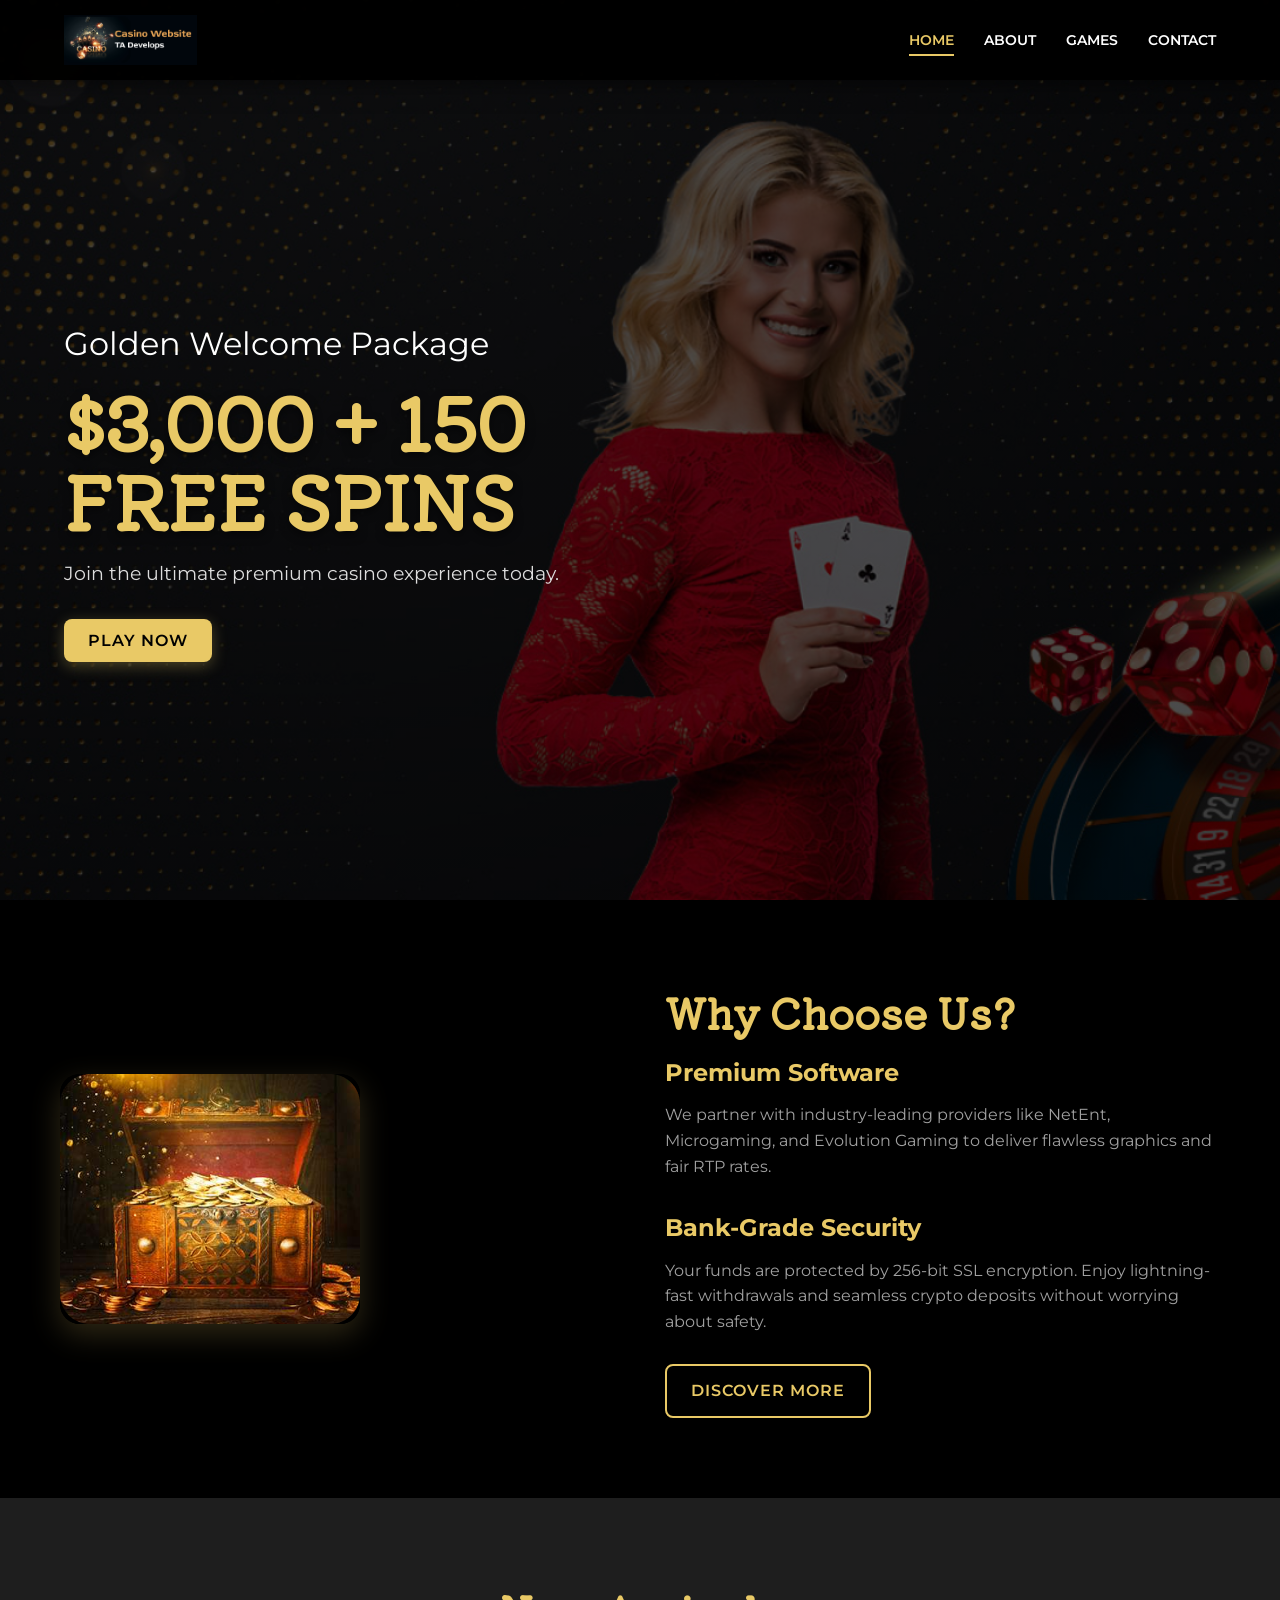
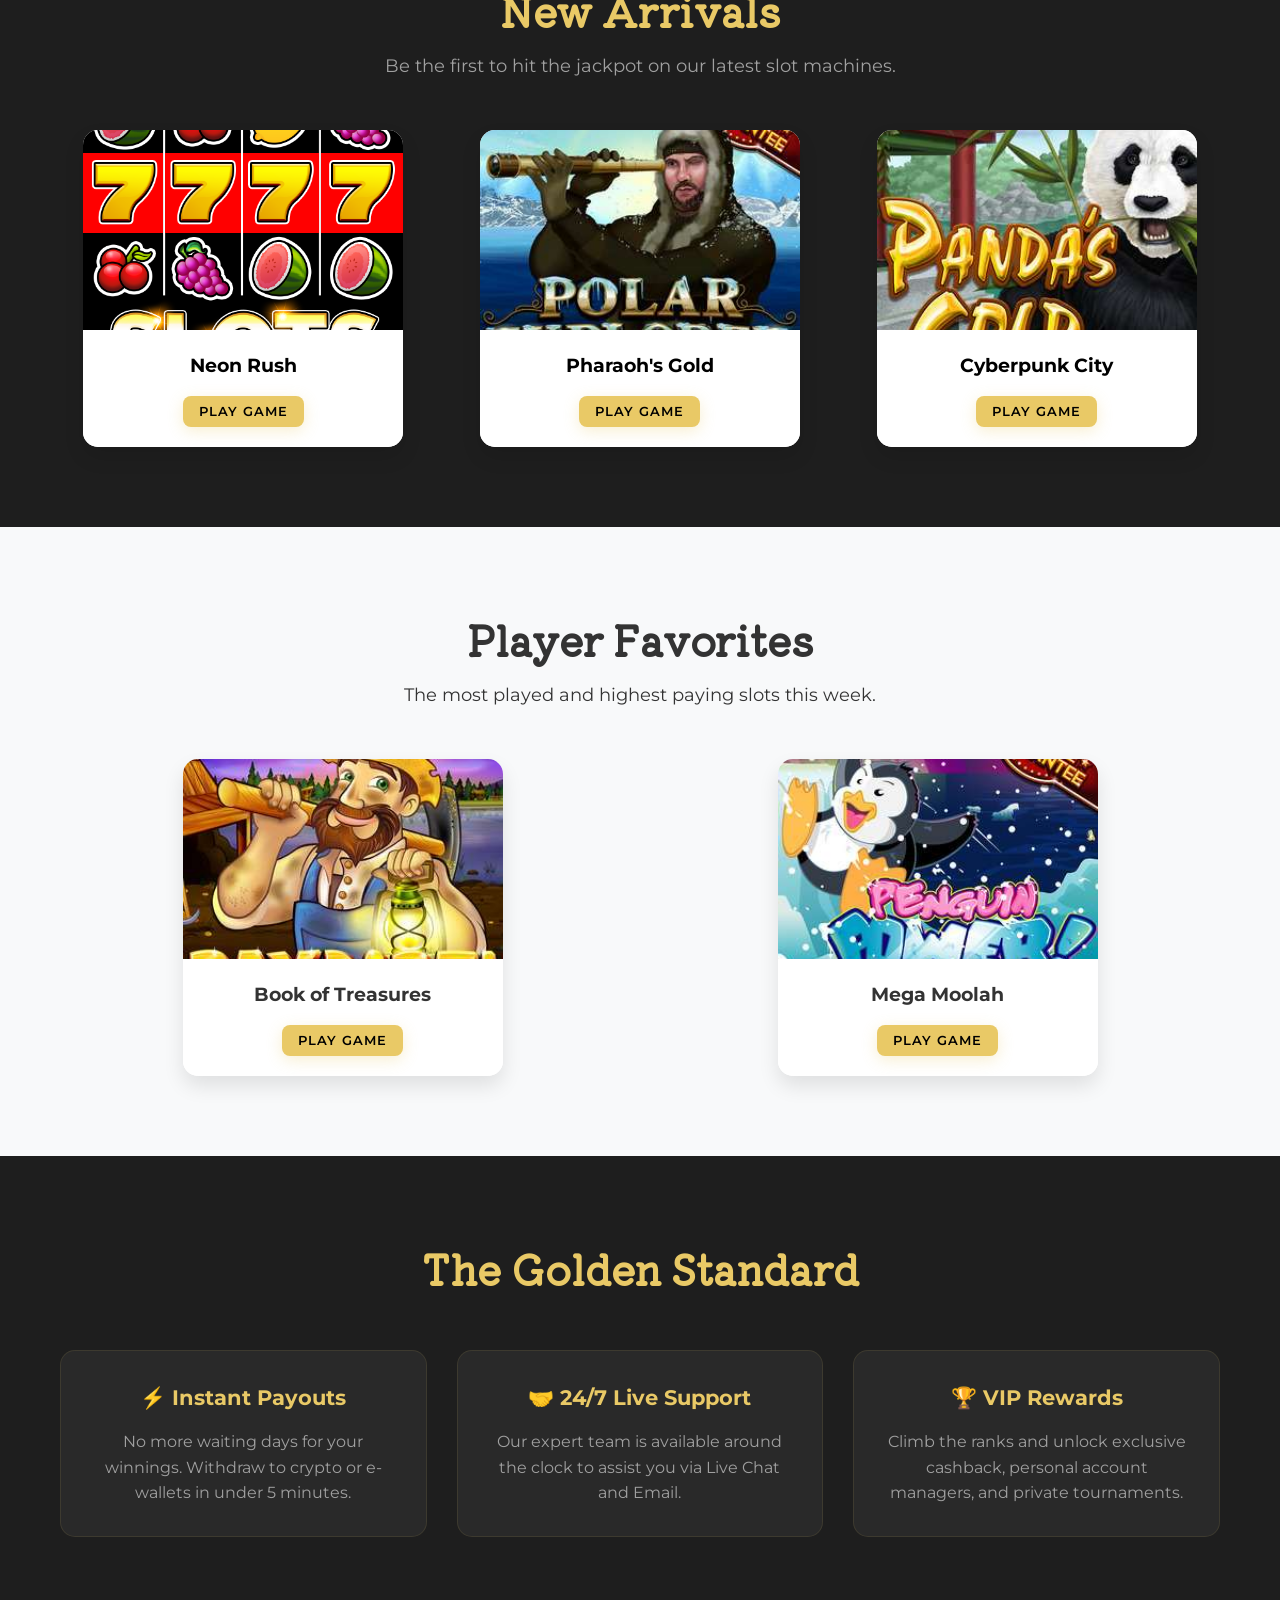
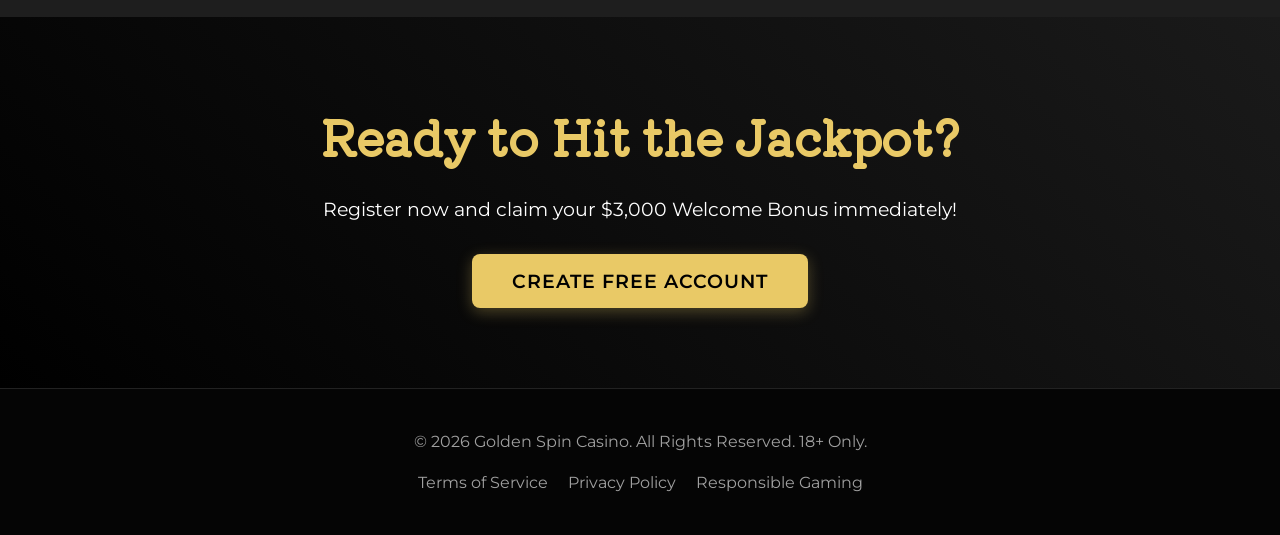
<file: index.html>
<!DOCTYPE html>
<html lang="en">
<head>
    <meta charset="UTF-8">
    <meta name="viewport" content="width=device-width, initial-scale=1.0">
    <title>Golden Spin | Premium Casino</title>
    <link href="https://fonts.googleapis.com/css2?family=Kiwi+Maru:wght@300;400;500&family=Montserrat:wght@400;600;700&display=swap" rel="stylesheet">
    <link href="https://unpkg.com/aos@2.3.1/dist/aos.css" rel="stylesheet">
    <link rel="stylesheet" href="style.css"/>
</head>
<body>
    
    <header class="header">
        <nav class="nav">
            <a href="#" class="nav__logo">
                <img src="images/logo.png" alt="Golden Spin Logo" />
            </a>
            <ul class="nav__menu">
                <li><a href="#hero" class="nav__link nav__link--active">Home</a></li>
                <li><a href="#about" class="nav__link">About</a></li>
                <li><a href="#games" class="nav__link">Games</a></li>
                <li><a href="#contact" class="nav__link">Contact</a></li>
            </ul>
            <button class="nav__burger" aria-label="Toggle menu">
                <span></span><span></span><span></span>
            </button>
        </nav>

        <div id="hero" class="hero">
            <div class="hero__content" data-aos="fade-up">
                <h2 class="hero__subtitle">Golden Welcome Package</h2>
                <h1 class="hero__title">$3,000 + 150 FREE SPINS</h1>
                <p class="hero__desc">Join the ultimate premium casino experience today.</p>
                <button class="btn btn--primary" onclick="document.getElementById('games').scrollIntoView({behavior: 'smooth'})">Play Now</button>
            </div>
        </div>
    </header>

    <main>
        <section id="about" class="about section">
            <div class="container about__container">
                <div class="about__img-wrapper" data-aos="fade-right">
                    <img src="images/about.png" alt="Casino luxury experience" class="about__img">
                </div>
                <div class="about__text-wrapper" data-aos="fade-left">
                    <h2 class="section-title">Why Choose Us?</h2>
                    
                    <div class="feature">
                        <h3 class="feature__title">Premium Software</h3>
                        <p class="feature__text">We partner with industry-leading providers like NetEnt, Microgaming, and Evolution Gaming to deliver flawless graphics and fair RTP rates.</p>
                    </div>
                    
                    <div class="feature">
                        <h3 class="feature__title">Bank-Grade Security</h3>
                        <p class="feature__text">Your funds are protected by 256-bit SSL encryption. Enjoy lightning-fast withdrawals and seamless crypto deposits without worrying about safety.</p>
                    </div>
                    
                    <a href="#features" class="btn btn--outline">Discover More</a>
                </div>
            </div>
        </section>

        <section id="games" class="games section section--dark">
            <div class="container">
                <div class="section-header" data-aos="fade-up">
                    <h2 class="section-title">New Arrivals</h2>
                    <p class="section-subtitle">Be the first to hit the jackpot on our latest slot machines.</p>
                </div>
                
                <div class="games__grid">
                    <article class="game-card" data-aos="fade-up" data-aos-delay="100">
                        <div class="game-card__img-box">
                            <img src="images/image.jpg" alt="Neon Rush Slot" class="game-card__img">
                        </div>
                        <div class="game-card__info">
                            <h4 class="game-card__title">Neon Rush</h4>
                            <button class="btn btn--primary btn--small js-play-btn">Play Game</button>
                        </div>
                    </article>
                    
                    <article class="game-card" data-aos="fade-up" data-aos-delay="200">
                        <div class="game-card__img-box">
                            <img src="images/game-1.jpg" alt="Pharaoh's Gold Slot" class="game-card__img">
                        </div>
                        <div class="game-card__info">
                            <h4 class="game-card__title">Pharaoh's Gold</h4>
                            <button class="btn btn--primary btn--small js-play-btn">Play Game</button>
                        </div>
                    </article>

                    <article class="game-card" data-aos="fade-up" data-aos-delay="300">
                        <div class="game-card__img-box">
                            <img src="images/game-2.jpg" alt="Cyberpunk City Slot" class="game-card__img">
                        </div>
                        <div class="game-card__info">
                            <h4 class="game-card__title">Cyberpunk City</h4>
                            <button class="btn btn--primary btn--small js-play-btn">Play Game</button>
                        </div>
                    </article>
                </div>
            </div>
        </section>

        <section class="games section">
            <div class="container">
                <div class="section-header" data-aos="fade-up">
                    <h2 class="section-title text-dark">Player Favorites</h2>
                    <p class="section-subtitle text-dark">The most played and highest paying slots this week.</p>
                </div>
                
                <div class="games__grid">
                    <article class="game-card" data-aos="fade-up" data-aos-delay="100">
                        <div class="game-card__img-box">
                            <img src="images/game-3.jpg" alt="Book of Treasures" class="game-card__img">
                        </div>
                        <div class="game-card__info">
                            <h4 class="game-card__title text-dark">Book of Treasures</h4>
                            <button class="btn btn--primary btn--small js-play-btn">Play Game</button>
                        </div>
                    </article>
                    <article class="game-card" data-aos="fade-up" data-aos-delay="200">
                        <div class="game-card__img-box">
                            <img src="images/game-4.jpg" alt="Mega Moolah Classic" class="game-card__img">
                        </div>
                        <div class="game-card__info">
                            <h4 class="game-card__title text-dark">Mega Moolah</h4>
                            <button class="btn btn--primary btn--small js-play-btn">Play Game</button>
                        </div>
                    </article>
                </div>
            </div>
        </section>

        <section id="features" class="platform section section--dark">
            <div class="container">
                <div class="section-header" data-aos="fade-up">
                    <h2 class="section-title">The Golden Standard</h2>
                </div>
                <div class="platform__grid">
                    <div class="platform__card" data-aos="zoom-in">
                        <h3>⚡ Instant Payouts</h3>
                        <p>No more waiting days for your winnings. Withdraw to crypto or e-wallets in under 5 minutes.</p>
                    </div>
                    <div class="platform__card" data-aos="zoom-in" data-aos-delay="100">
                        <h3>🤝 24/7 Live Support</h3>
                        <p>Our expert team is available around the clock to assist you via Live Chat and Email.</p>
                    </div>
                    <div class="platform__card" data-aos="zoom-in" data-aos-delay="200">
                        <h3>🏆 VIP Rewards</h3>
                        <p>Climb the ranks and unlock exclusive cashback, personal account managers, and private tournaments.</p>
                    </div>
                </div>
            </div>
        </section>

        <section id="contact" class="cta section">
            <div class="container cta__container" data-aos="fade-up">
                <h2>Ready to Hit the Jackpot?</h2>
                <p>Register now and claim your $3,000 Welcome Bonus immediately!</p>
                <button class="btn btn--primary btn--large">Create Free Account</button>
            </div>
        </section>
    </main>

    <footer class="footer">
        <div class="container footer__container">
            <p>&copy; 2026 Golden Spin Casino. All Rights Reserved. 18+ Only.</p>
            <div class="footer__links">
                <a href="#">Terms of Service</a>
                <a href="#">Privacy Policy</a>
                <a href="#">Responsible Gaming</a>
            </div>
        </div>
    </footer>

    <div class="modal js-modal" aria-hidden="true">
        <div class="modal__overlay js-modal-close"></div>
        <div class="modal__content">
            <button class="modal__close-btn js-modal-close" aria-label="Close modal">✖</button>
            <div class="modal__iframe-container js-iframe-container"></div>
        </div>
    </div>

    <script src="https://unpkg.com/aos@2.3.1/dist/aos.js"></script>
    <script src="main.js"></script>
</body>
</html>
</file>
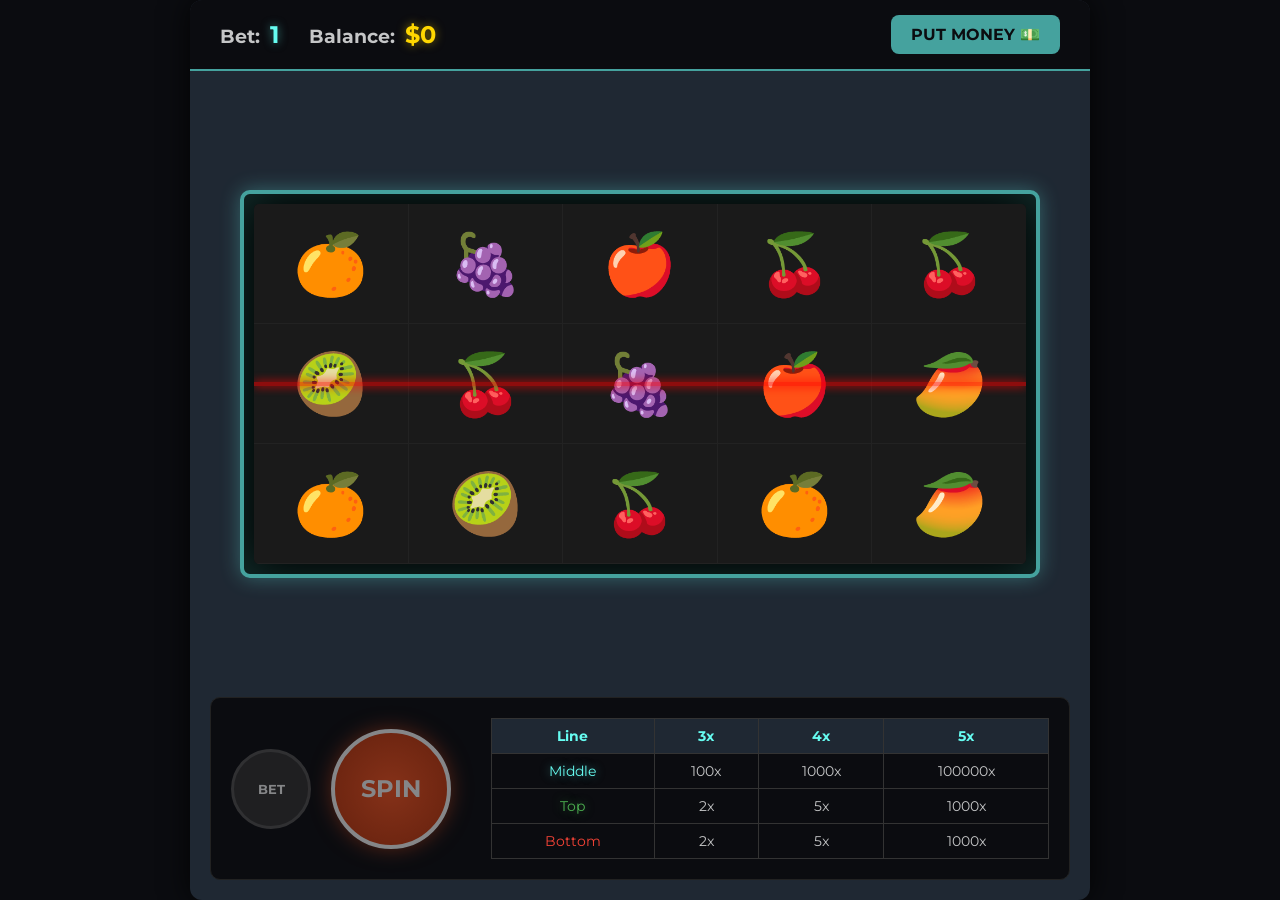
<file: slot/index.html>
<!DOCTYPE html>
<html lang="en">
<head>
    <meta charset="UTF-8">
    <meta name="viewport" content="width=device-width, initial-scale=1.0">
    <title>Neon Fruit Casino</title>
    <link rel="stylesheet" href="style.css">
</head>
<body>
    <div class="game-wrapper">
        <header class="top-bar">
            <div class="stats">
                <div class="stat-box">Bet: <span id="bet" class="value text-blue">1</span></div>
                <div class="stat-box" id="el-win" style="display: none;">Win: <span class="value text-green">+<span id="win">0</span></span></div>
                <div class="stat-box" id="el-money">Balance: <span class="value text-gold">$<span id="money">0</span></span></div>
            </div>
            <button id="btn-putmoney" class="btn btn-deposit">Put Money 💵</button>
        </header>

        <main class="main-content">
            <section class="s-game">
                <div class="c-game">
                    <div id="game-area">
                        <div class="c-column"><div class="column"></div></div>
                        <div class="c-column"><div class="column"></div></div>
                        <div class="c-column"><div class="column"></div></div>
                        <div class="c-column"><div class="column"></div></div>
                        <div class="c-column"><div class="column"></div></div>
                    </div>
                </div>
            </section>

            <section class="s-btns">
                <div class="controls">
                    <button id="btn-bet" class="btn btn-circle" disabled>Bet</button>
                    <button id="btn-spin" class="btn btn-spin" disabled>SPIN</button>
                </div>
                
                <div class="paytable-wrapper">
                    <table class="paytable">
                        <thead>
                            <tr>
                                <th>Line</th>
                                <th>3x</th>
                                <th>4x</th>
                                <th>5x</th>
                            </tr>
                        </thead>
                        <tbody>
                            <tr>
                                <td class="text-blue">Middle</td>
                                <td>100x</td>
                                <td>1000x</td>
                                <td>100000x</td>
                            </tr>
                            <tr>
                                <td class="text-green">Top</td>
                                <td>2x</td>
                                <td>5x</td>
                                <td>1000x</td>
                            </tr>
                            <tr>
                                <td class="text-red">Bottom</td>
                                <td>2x</td>
                                <td>5x</td>
                                <td>1000x</td>
                            </tr>
                        </tbody>
                    </table>
                </div>
            </section>
        </main>
    </div>
    <script src="script.js"></script>
</body>
</html>
</file>
<file: style.css>
@import url('https://fonts.googleapis.com/css2?family=Kiwi+Maru:wght@300;400;500&family=Montserrat:wght@400;700&display=swap');

:root {
    --clr-primary: #e9c966;
    --clr-primary-hover: #c5970d;
    --clr-bg-dark: #000000;
    --clr-bg-gray: #1e1e1e;
    --clr-text-light: #ffffff;
    --clr-text-dark: #333333;
    --clr-text-muted: #a0a0a0;
    
    --font-main: 'Montserrat', sans-serif;
    --font-alt: 'Kiwi Maru', serif;
    
    --transition: 0.3s ease-in-out;
}

*, *::before, *::after {
    margin: 0;
    padding: 0;
    box-sizing: border-box;
}

html {
    scroll-behavior: smooth;
    font-size: 16px; 
}

body {
    font-family: var(--font-main);
    color: var(--clr-text-light);
    background-color: #f8f9fa; 
    line-height: 1.6;
    overflow-x: hidden;
}

img {
    display: block;
    max-width: 100%;
    height: auto;
}

ul { list-style: none; }
a { text-decoration: none; color: inherit; }
button { cursor: pointer; border: none; outline: none; font-family: inherit; }

.container {
    width: 100%;
    max-width: 1200px;
    margin: 0 auto;
    padding: 0 20px;
}

.section { padding: 80px 0; }
.section--dark { background-color: var(--clr-bg-gray); color: var(--clr-text-light); }
.text-dark { color: var(--clr-text-dark) !important; }

.section-header { text-align: center; margin-bottom: 50px; }
.section-title { font-size: 2.5rem; color: var(--clr-primary); margin-bottom: 10px; font-family: var(--font-alt); }
.section-subtitle { color: var(--clr-text-muted); font-size: 1.1rem; }

.btn {
    display: inline-flex;
    align-items: center;
    justify-content: center;
    padding: 12px 24px;
    font-size: 1rem;
    font-weight: 600;
    border-radius: 8px;
    transition: var(--transition);
    text-transform: uppercase;
    letter-spacing: 1px;
}

.btn--primary {
    background-color: var(--clr-primary);
    color: var(--clr-bg-dark);
    box-shadow: 0 4px 15px rgba(233, 201, 102, 0.3);
}

.btn--primary:hover {
    background-color: var(--clr-primary-hover);
    box-shadow: 0 6px 20px rgba(233, 201, 102, 0.5);
    transform: translateY(-2px);
}

.btn--outline {
    background-color: transparent;
    border: 2px solid var(--clr-primary);
    color: var(--clr-primary);
}

.btn--outline:hover {
    background-color: var(--clr-primary);
    color: var(--clr-bg-dark);
}

.btn--small { padding: 8px 16px; font-size: 0.8rem; }
.btn--large { padding: 15px 40px; font-size: 1.2rem; }

.nav {
    position: fixed;
    top: 0;
    left: 0;
    width: 100%;
    height: 80px;
    background-color: rgba(0, 0, 0, 0.95);
    backdrop-filter: blur(10px);
    display: flex;
    justify-content: space-between;
    align-items: center;
    padding: 0 5%;
    z-index: 1000;
    box-shadow: 0 4px 20px rgba(0, 0, 0, 0.5);
}

.nav__logo img { height: 50px; }

.nav__menu {
    display: flex;
    gap: 30px;
}

.nav__link {
    font-size: 0.9rem;
    text-transform: uppercase;
    font-weight: 600;
    color: var(--clr-text-light);
    transition: var(--transition);
    padding-bottom: 5px;
    border-bottom: 2px solid transparent;
}

.nav__link:hover, .nav__link--active {
    color: var(--clr-primary);
    border-bottom: 2px solid var(--clr-primary);
}

.nav__burger { display: none; background: transparent; flex-direction: column; gap: 5px; }
.nav__burger span { width: 25px; height: 3px; background: var(--clr-primary); transition: 0.3s; }

.hero {
    height: 100vh;
    min-height: 600px;
    background: linear-gradient(rgba(0, 0, 0, 0.7), rgba(0, 0, 0, 0.7)), url('images/bg1.jpg') center/cover no-repeat;
    display: flex;
    align-items: center;
    padding: 0 5%;
    margin-top: 0; 
}

.hero__content { max-width: 600px; padding-top: 80px; }

.hero__subtitle { font-size: 2rem; color: var(--clr-text-light); font-weight: 400; margin-bottom: 10px; }
.hero__title { font-size: 4.5rem; color: var(--clr-primary); font-family: var(--font-alt); line-height: 1.1; margin-bottom: 20px; text-shadow: 0 4px 10px rgba(0,0,0,0.5); }
.hero__desc { font-size: 1.2rem; margin-bottom: 30px; color: #ddd; }

.about { background-color: var(--clr-bg-dark); }
.about__container { display: flex; align-items: center; justify-content: space-between; gap: 50px; }
.about__img-wrapper { flex: 1; text-align: center; }
.about__img { border-radius: 20px; box-shadow: 0 10px 30px rgba(233, 201, 102, 0.2); }
.about__text-wrapper { flex: 1; }

.feature { margin-bottom: 30px; }
.feature__title { font-size: 1.5rem; color: var(--clr-primary); margin-bottom: 10px; }
.feature__text { color: var(--clr-text-muted); }

.games__grid {
    display: grid;
    grid-template-columns: repeat(auto-fit, minmax(280px, 1fr));
    gap: 30px;
    justify-items: center;
}

.game-card {
    background: #fff;
    border-radius: 15px;
    overflow: hidden;
    width: 100%;
    max-width: 320px;
    box-shadow: 0 10px 20px rgba(0,0,0,0.1);
    transition: var(--transition);
    display: flex;
    flex-direction: column;
}

.game-card:hover {
    transform: translateY(-10px);
    box-shadow: 0 15px 30px rgba(233, 201, 102, 0.3);
}

.game-card__img-box { height: 200px; overflow: hidden; }
.game-card__img { width: 100%; height: 100%; object-fit: cover; transition: 0.5s; }
.game-card:hover .game-card__img { transform: scale(1.1); }

.game-card__info {
    padding: 20px;
    text-align: center;
    display: flex;
    flex-direction: column;
    align-items: center;
    gap: 15px;
    flex-grow: 1;
    background: #fff;
}

.game-card__title { font-size: 1.2rem; color: var(--clr-bg-dark); }

.platform__grid {
    display: grid;
    grid-template-columns: repeat(auto-fit, minmax(250px, 1fr));
    gap: 30px;
}

.platform__card {
    background: rgba(255, 255, 255, 0.05);
    padding: 30px;
    border-radius: 15px;
    text-align: center;
    border: 1px solid rgba(233, 201, 102, 0.1);
    transition: var(--transition);
}

.platform__card:hover { border-color: var(--clr-primary); background: rgba(255, 255, 255, 0.1); }
.platform__card h3 { color: var(--clr-primary); margin-bottom: 15px; font-size: 1.3rem; }
.platform__card p { color: var(--clr-text-muted); }

.cta { background: linear-gradient(45deg, var(--clr-bg-dark), #1a1a1a); text-align: center; }
.cta__container h2 { font-size: 3rem; color: var(--clr-primary); margin-bottom: 20px; font-family: var(--font-alt); }
.cta__container p { font-size: 1.2rem; margin-bottom: 30px; }

.footer { background: #050505; padding: 40px 0; text-align: center; border-top: 1px solid #222; }
.footer__container { display: flex; flex-direction: column; gap: 15px; align-items: center; color: var(--clr-text-muted); }
.footer__links { display: flex; gap: 20px; }
.footer__links a:hover { color: var(--clr-primary); }

.modal {
    position: fixed;
    top: 0; left: 0; width: 100%; height: 100%;
    z-index: 9999;
    display: flex; align-items: center; justify-content: center;
    visibility: hidden; opacity: 0;
    transition: opacity 0.3s ease, visibility 0.3s ease;
}

.modal.is-active { visibility: visible; opacity: 1; }

.modal__overlay {
    position: absolute; top: 0; left: 0; width: 100%; height: 100%;
    background: rgba(0, 0, 0, 0.5); 
    backdrop-filter: blur(5px);
}

.modal__content {
    position: relative;
    width: 950px;
    max-width: 95%; 
    height: 850px;
    max-height: 90vh; 
    background: #000;
    border-radius: 15px;
    box-shadow: 0 0 50px rgba(0,0,0,0.8);
    transform: scale(0.9);
    transition: transform 0.3s cubic-bezier(0.175, 0.885, 0.32, 1.275);
    overflow: hidden;
}

.modal.is-active .modal__content { transform: scale(1); }

.modal__close-btn {
    position: absolute;
    top: 15px; right: 15px;
    width: 40px; height: 40px;
    background: var(--clr-primary);
    color: #000;
    font-size: 1.5rem;
    border-radius: 50%;
    z-index: 10;
    display: flex; align-items: center; justify-content: center;
    box-shadow: 0 2px 10px rgba(0,0,0,0.5);
}

.modal__close-btn:hover { background: #fff; transform: rotate(90deg); }

.modal__iframe-container iframe {
    width: 100%;
    height: 100%;
    border: none;
}

.modal__iframe-container {
    width: 100%;
    height: 100%; 
    display: flex;
}

.modal__iframe-container iframe {
    width: 100%;
    height: 100%;
    border: none;
    display: block; 
}

.modal__content {
    position: relative;
    width: 950px;
    max-width: 95vw;
    height: 850px; 
    max-height: 90vh;
    background: #000;
    border-radius: 15px;
    overflow: hidden; 
    display: flex;
    flex-direction: column;
}

@media (max-width: 992px) {
    .hero__title { font-size: 3.5rem; }
    .about__container { flex-direction: column; text-align: center; }
}

@media (max-width: 768px) {
    .nav__menu {
        position: absolute; top: 80px; left: -100%;
        width: 100%; height: calc(100vh - 80px);
        background: rgba(0,0,0,0.98);
        flex-direction: column; align-items: center; justify-content: center;
        transition: 0.4s;
    }
    .nav__menu.is-active { left: 0; }
    .nav__burger { display: flex; }
    
    .hero__title { font-size: 2.5rem; }
    .hero__subtitle { font-size: 1.5rem; }
    
    .cta__container h2 { font-size: 2rem; }
    .footer__links { flex-direction: column; gap: 10px; }
}

@media (max-width: 480px) {
    .hero__title { font-size: 2rem; }
    .section { padding: 50px 0; }
    .btn { width: 100%; } 
}
</file>
<file: slot/style.css>
@import url('https://fonts.googleapis.com/css2?family=Montserrat:wght@400;700;900&display=swap');

* {
    margin: 0;
    padding: 0;
    box-sizing: border-box;
    font-family: 'Montserrat', sans-serif;
}

body {
    background-color: #0b0c10;
    color: #c5c6c7;
    height: 100vh;
    display: flex;
    justify-content: center;
    align-items: center;
    overflow: hidden; 
}

.game-wrapper {
    width: 100%;
    max-width: 900px; 
    height: 100%;
    display: flex;
    flex-direction: column;
    background: #1f2833;
    box-shadow: 0 0 30px rgba(0, 0, 0, 0.8);
    border-radius: 12px;
    overflow: hidden;
}

.top-bar {
    display: flex;
    justify-content: space-between;
    align-items: center;
    padding: 15px 30px;
    background: #0b0c10;
    border-bottom: 2px solid #45a29e;
}

.stats {
    display: flex;
    gap: 30px;
    font-size: 1.2rem;
    font-weight: 700;
}
.column div.bg {
    background: rgba(255, 215, 0, 0.3) !important;
    box-shadow: inset 0 0 20px #ffd700;
    transition: background 0.3s;
    border-radius: 10px;
}

.value { font-size: 1.5rem; margin-left: 5px; }
.text-blue { color: #66fcf1; text-shadow: 0 0 10px rgba(102, 252, 241, 0.5); }
.text-green { color: #4CAF50; text-shadow: 0 0 10px rgba(76, 175, 80, 0.5); }
.text-gold { color: #ffd700; text-shadow: 0 0 10px rgba(255, 215, 0, 0.5); }
.text-red { color: #f44336; }

.col-red { color: #f44336 !important; text-shadow: 0 0 10px rgba(244, 67, 54, 0.8) !important; }

.btn {
    border: none;
    outline: none;
    cursor: pointer;
    font-weight: 700;
    text-transform: uppercase;
    transition: 0.2s;
}

.btn:disabled { opacity: 0.5; cursor: not-allowed; }
.btn:active:not(:disabled) { transform: scale(0.95); }

.btn-deposit {
    padding: 10px 20px;
    background: #45a29e;
    color: #0b0c10;
    border-radius: 8px;
    font-size: 1rem;
}
.btn-deposit:hover { background: #66fcf1; box-shadow: 0 0 15px rgba(102, 252, 241, 0.5); }

.main-content {
    display: flex;
    flex-direction: column;
    flex-grow: 1;
    padding: 20px;
    gap: 20px;
}

.s-game {
    flex-grow: 1;
    display: flex;
    justify-content: center;
    align-items: center;
}

.c-game {
    width: 100%;
    max-width: 800px;
    background: #000;
    padding: 10px;
    border-radius: 10px;
    border: 4px solid #45a29e;
    box-shadow: inset 0 0 50px rgba(102, 252, 241, 0.2), 0 0 20px rgba(102, 252, 241, 0.3);
}

#game-area {
    width: 100%;
    height: 360px; 
    background: #111;
    display: flex;
    overflow: hidden;
    position: relative;
    border-radius: 5px;
}

#game-area::after {
    content: '';
    position: absolute;
    top: 50%;
    left: 0;
    width: 100%;
    height: 4px;
    background: rgba(255, 0, 0, 0.5);
    transform: translateY(-50%);
    box-shadow: 0 0 10px red;
    z-index: 10;
    pointer-events: none;
}

.c-column {
    flex: 1;
    position: relative;
    border-right: 1px solid #222;
}
.c-column:last-child { border-right: none; }

.column {
    position: absolute;
    left: 0;
    bottom: 0;
    width: 100%;
}

.column div {
    height: 120px;
    display: flex;
    justify-content: center;
    align-items: center;
    border-bottom: 1px solid #222;
    background: #1a1a1a;
}

.column div i { font-size: 60px; font-style: normal; }

.bg { background-color: rgba(76, 175, 80, 0.3) !important; box-shadow: inset 0 0 20px #4CAF50; }

.s-btns {
    display: flex;
    justify-content: space-between;
    align-items: center;
    background: #0b0c10;
    padding: 20px;
    border-radius: 10px;
    border: 1px solid #222;
}

.controls { display: flex; gap: 20px; align-items: center; }

.btn-circle {
    width: 80px; height: 80px;
    border-radius: 50%;
    background: #333;
    color: #fff;
    border: 3px solid #555;
}
.btn-circle:hover:not(:disabled) { border-color: #66fcf1; color: #66fcf1; box-shadow: 0 0 15px rgba(102,252,241,0.5); }

.btn-spin {
    width: 120px; height: 120px;
    border-radius: 50%;
    background: radial-gradient(circle, #ff5722 0%, #bf360c 100%);
    color: white;
    font-size: 1.5rem;
    border: 4px solid #fff;
    box-shadow: 0 0 20px rgba(255, 87, 34, 0.6);
}
.btn-spin:hover:not(:disabled) { background: #ff5722; box-shadow: 0 0 30px rgba(255, 87, 34, 1); }

.paytable-wrapper { flex-grow: 1; margin-left: 40px; }

.paytable {
    width: 100%;
    border-collapse: collapse;
    font-size: 0.9rem;
    text-align: center;
}

.paytable th, .paytable td {
    padding: 8px;
    border: 1px solid #333;
}
.paytable th { background: #1f2833; color: #66fcf1; }
</file>
